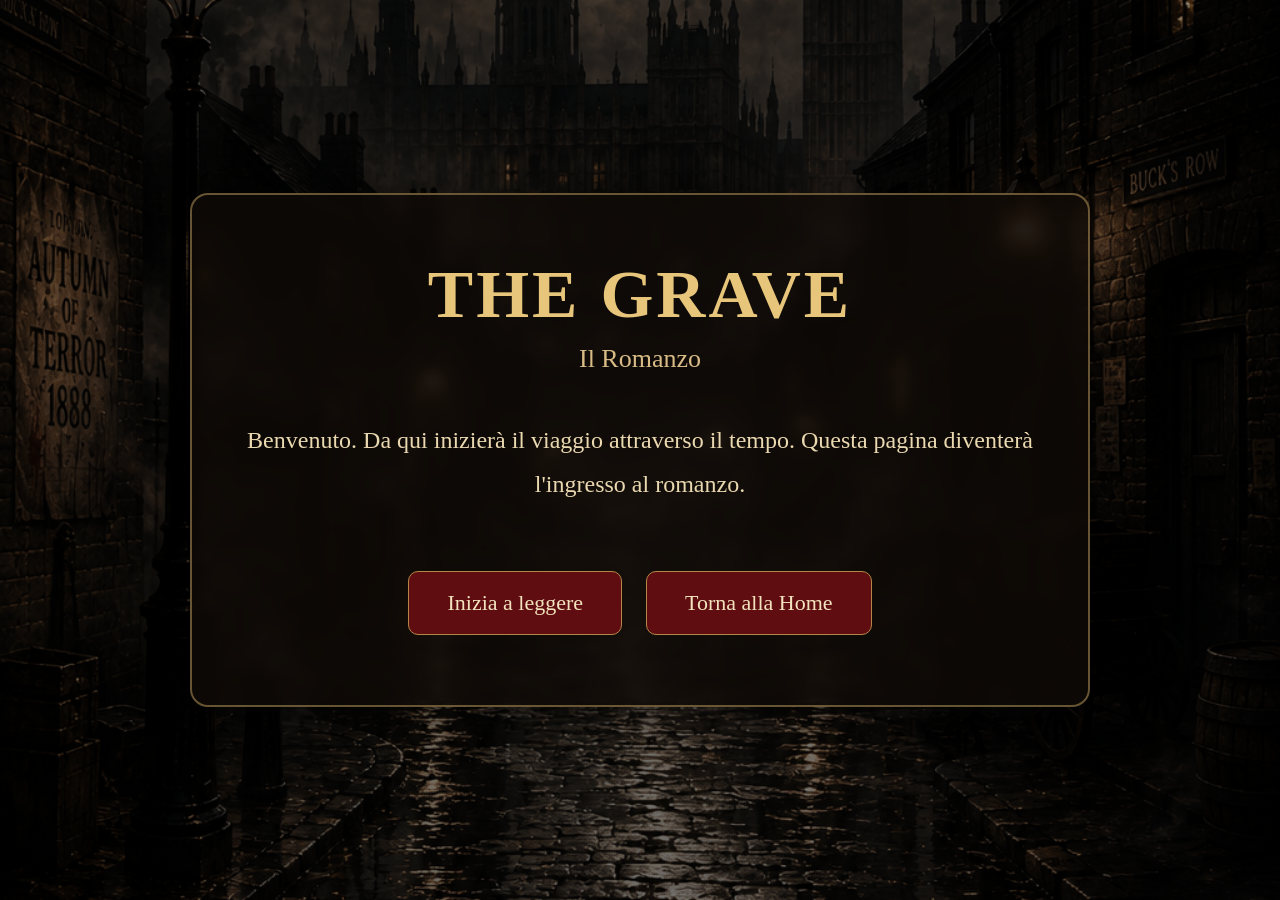
<file: book.html>
<!DOCTYPE html>
<html lang="it">
<head>

<meta charset="UTF-8">
<meta name="viewport" content="width=device-width, initial-scale=1.0">

<title>The Grave - Il Romanzo</title>

<style>

*{
margin:0;
padding:0;
box-sizing:border-box;
}

html,body{
width:100%;
height:100%;
}

body{

background:
linear-gradient(rgba(0,0,0,.45),rgba(0,0,0,.55)),
url("images/background.png") center center/cover no-repeat;

font-family:Georgia,serif;
color:#ead8b0;

display:flex;
justify-content:center;
align-items:center;

}

#book{

width:min(92%,900px);

background:rgba(15,10,7,.82);

border:2px solid rgba(214,177,107,.45);

border-radius:18px;

padding:60px 40px;

box-shadow:0 0 45px rgba(0,0,0,.65);

text-align:center;

backdrop-filter:blur(6px);

}

h1{

font-size:68px;

letter-spacing:3px;

color:#e7c57b;

margin-bottom:10px;

}

h2{

font-size:26px;

font-weight:normal;

margin-bottom:45px;

color:#d8bb85;

}

p{

font-size:24px;

line-height:1.8;

margin-bottom:55px;

}

.button{

display:inline-block;

padding:18px 38px;

margin:10px;

text-decoration:none;

color:#f2e3be;

background:#5f0d10;

border:1px solid #b38747;

border-radius:10px;

font-size:22px;

transition:.3s;

}

.button:hover{

background:#7d1216;

transform:scale(1.03);

}

@media(max-width:700px){

#book{

padding:35px 22px;

}

h1{

font-size:44px;

}

h2{

font-size:20px;

}

p{

font-size:19px;

}

.button{

display:block;

margin:15px auto;

width:100%;

}

}

</style>

</head>

<body>

<div id="book">

<h1>THE GRAVE</h1>

<h2>Il Romanzo</h2>

<p>

Benvenuto.

Da qui inizierà il viaggio attraverso il tempo.

Questa pagina diventerà l'ingresso al romanzo.

</p>

<a class="button" href="#">Inizia a leggere</a>

<a class="button" href="index.html">Torna alla Home</a>

</div>

</body>

</html>
</file>
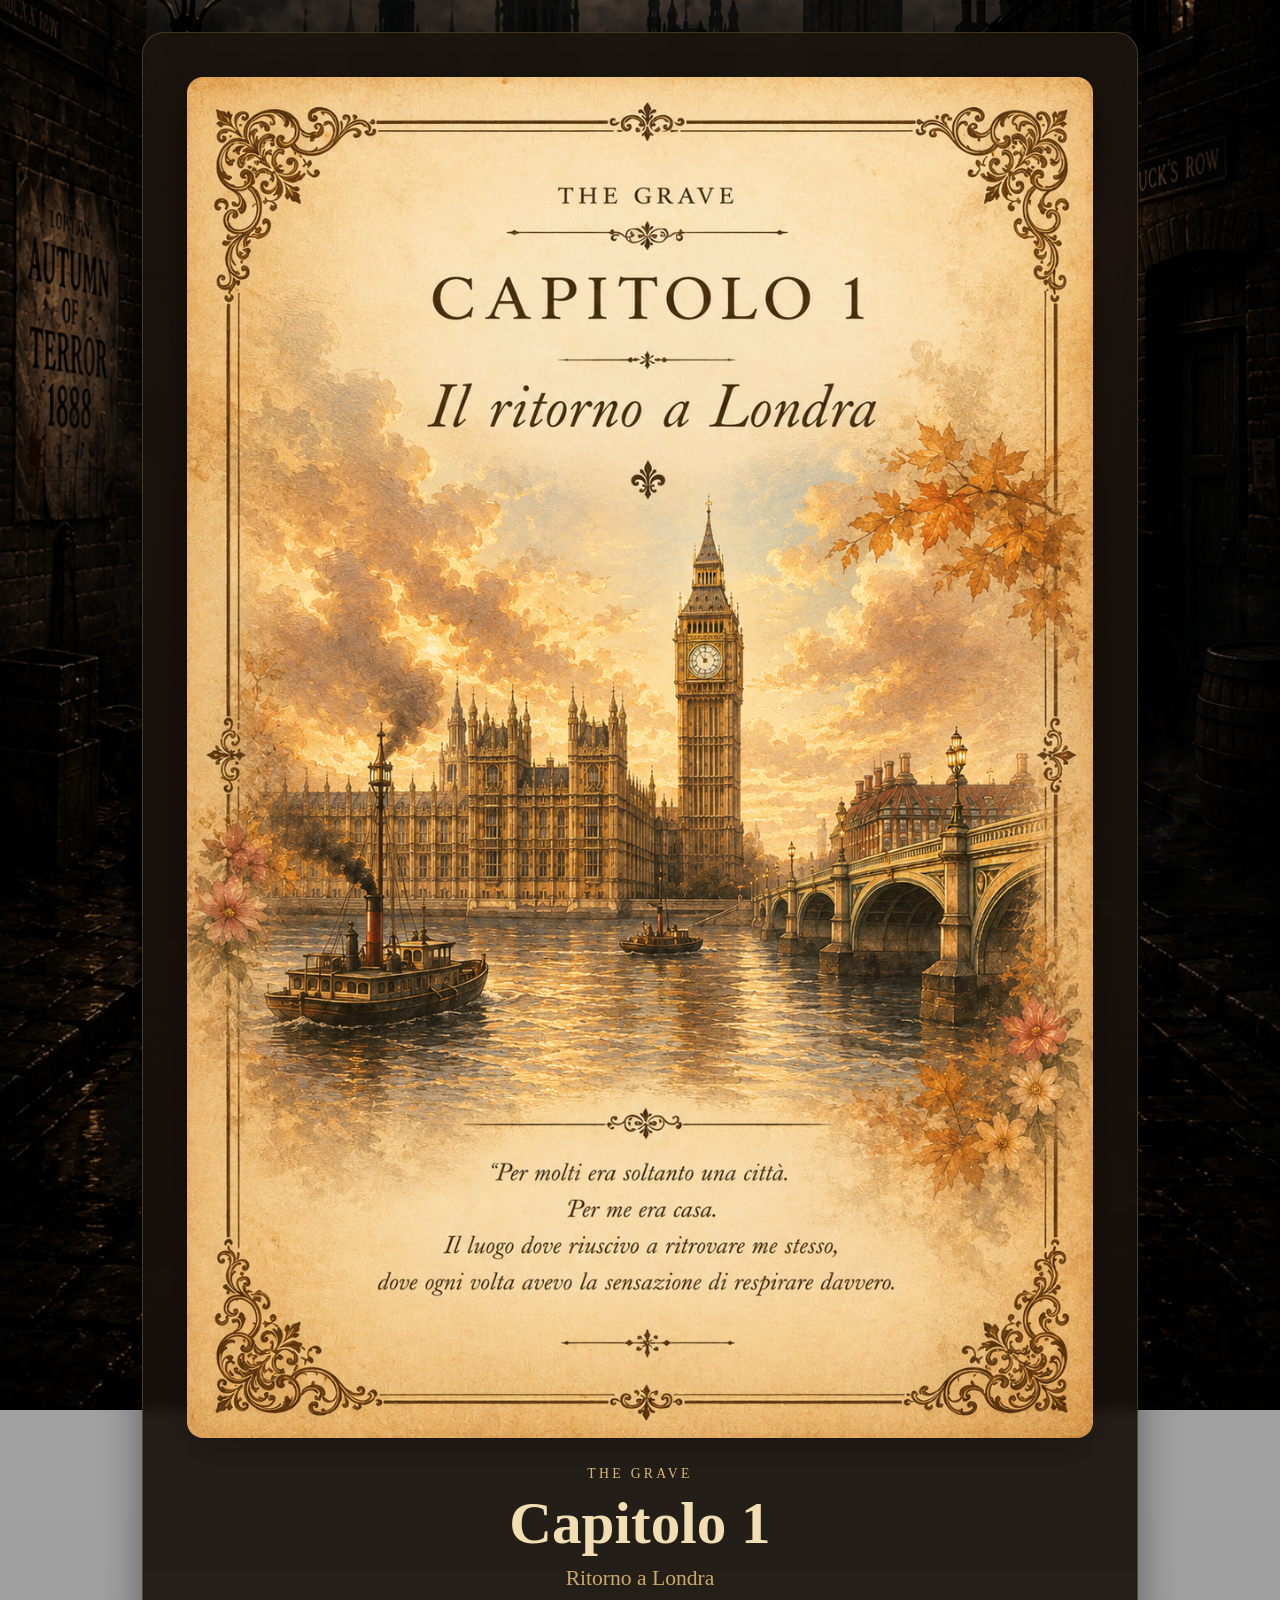
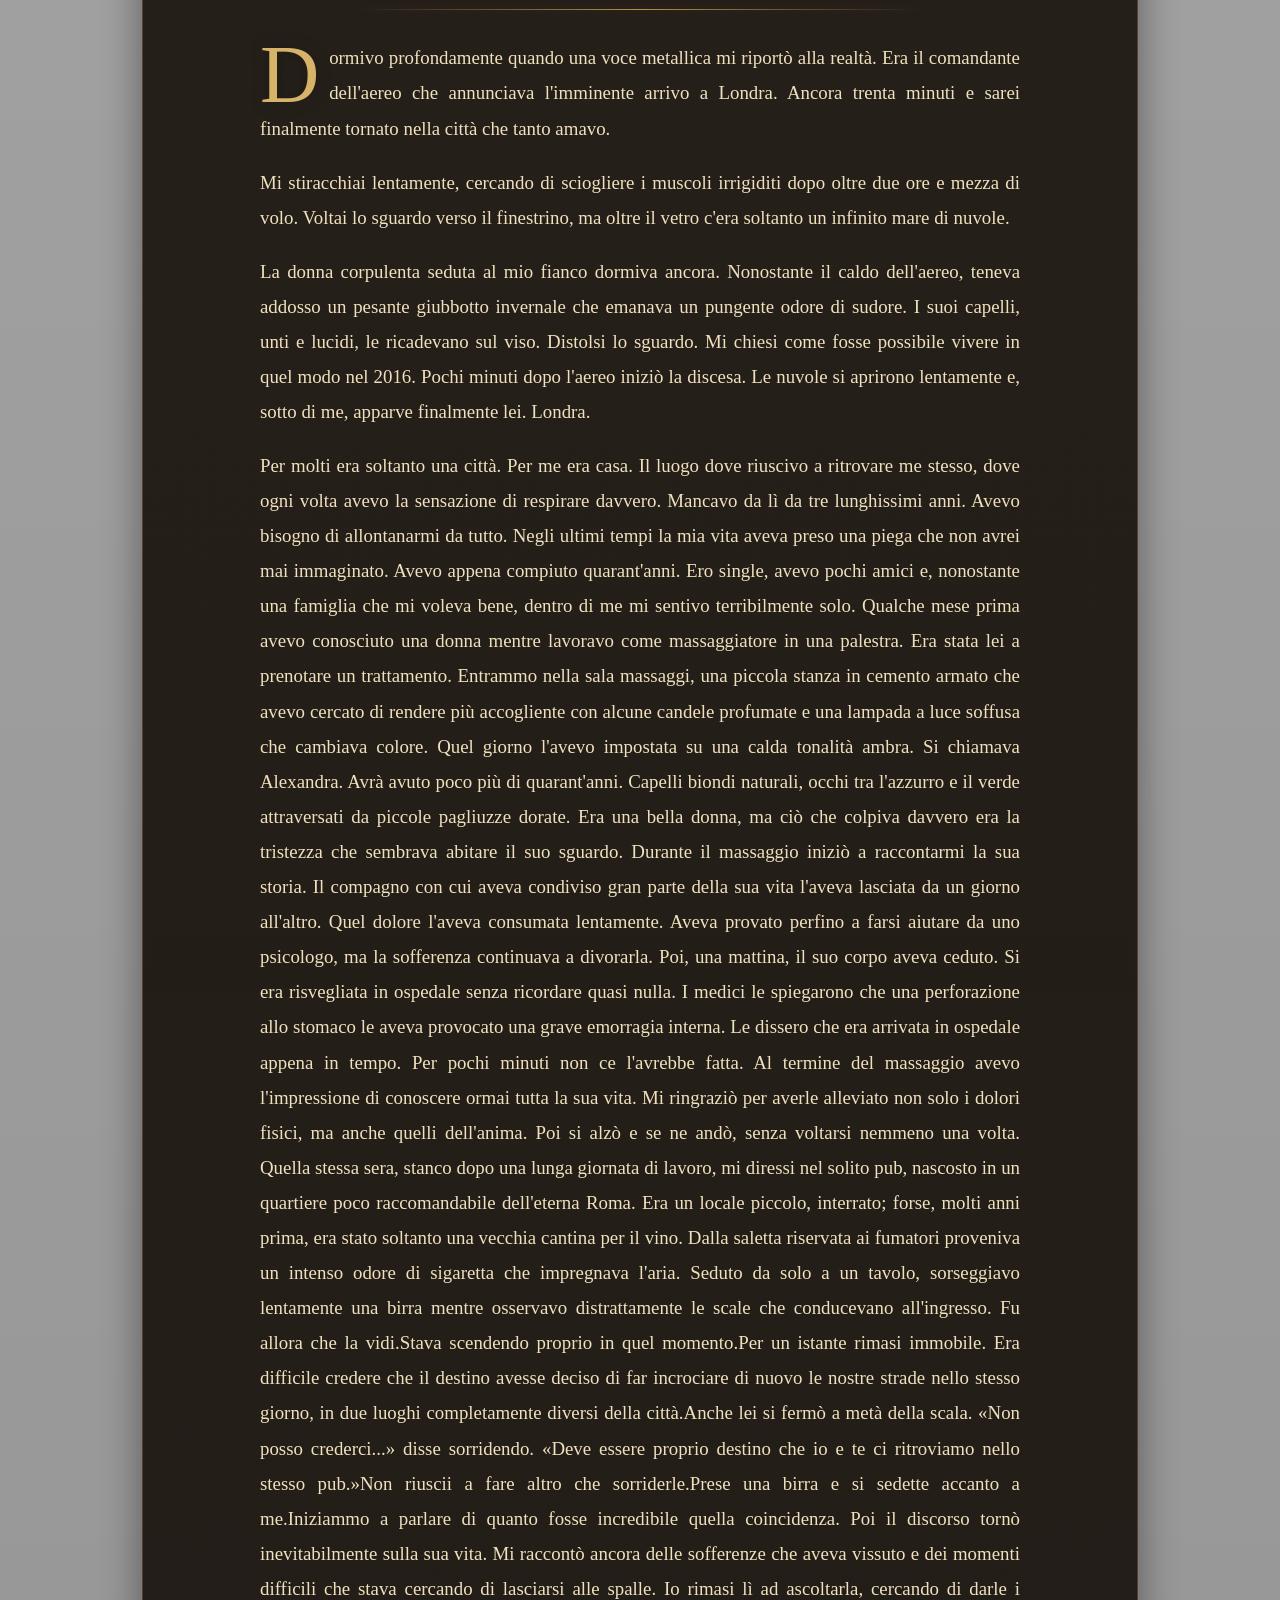
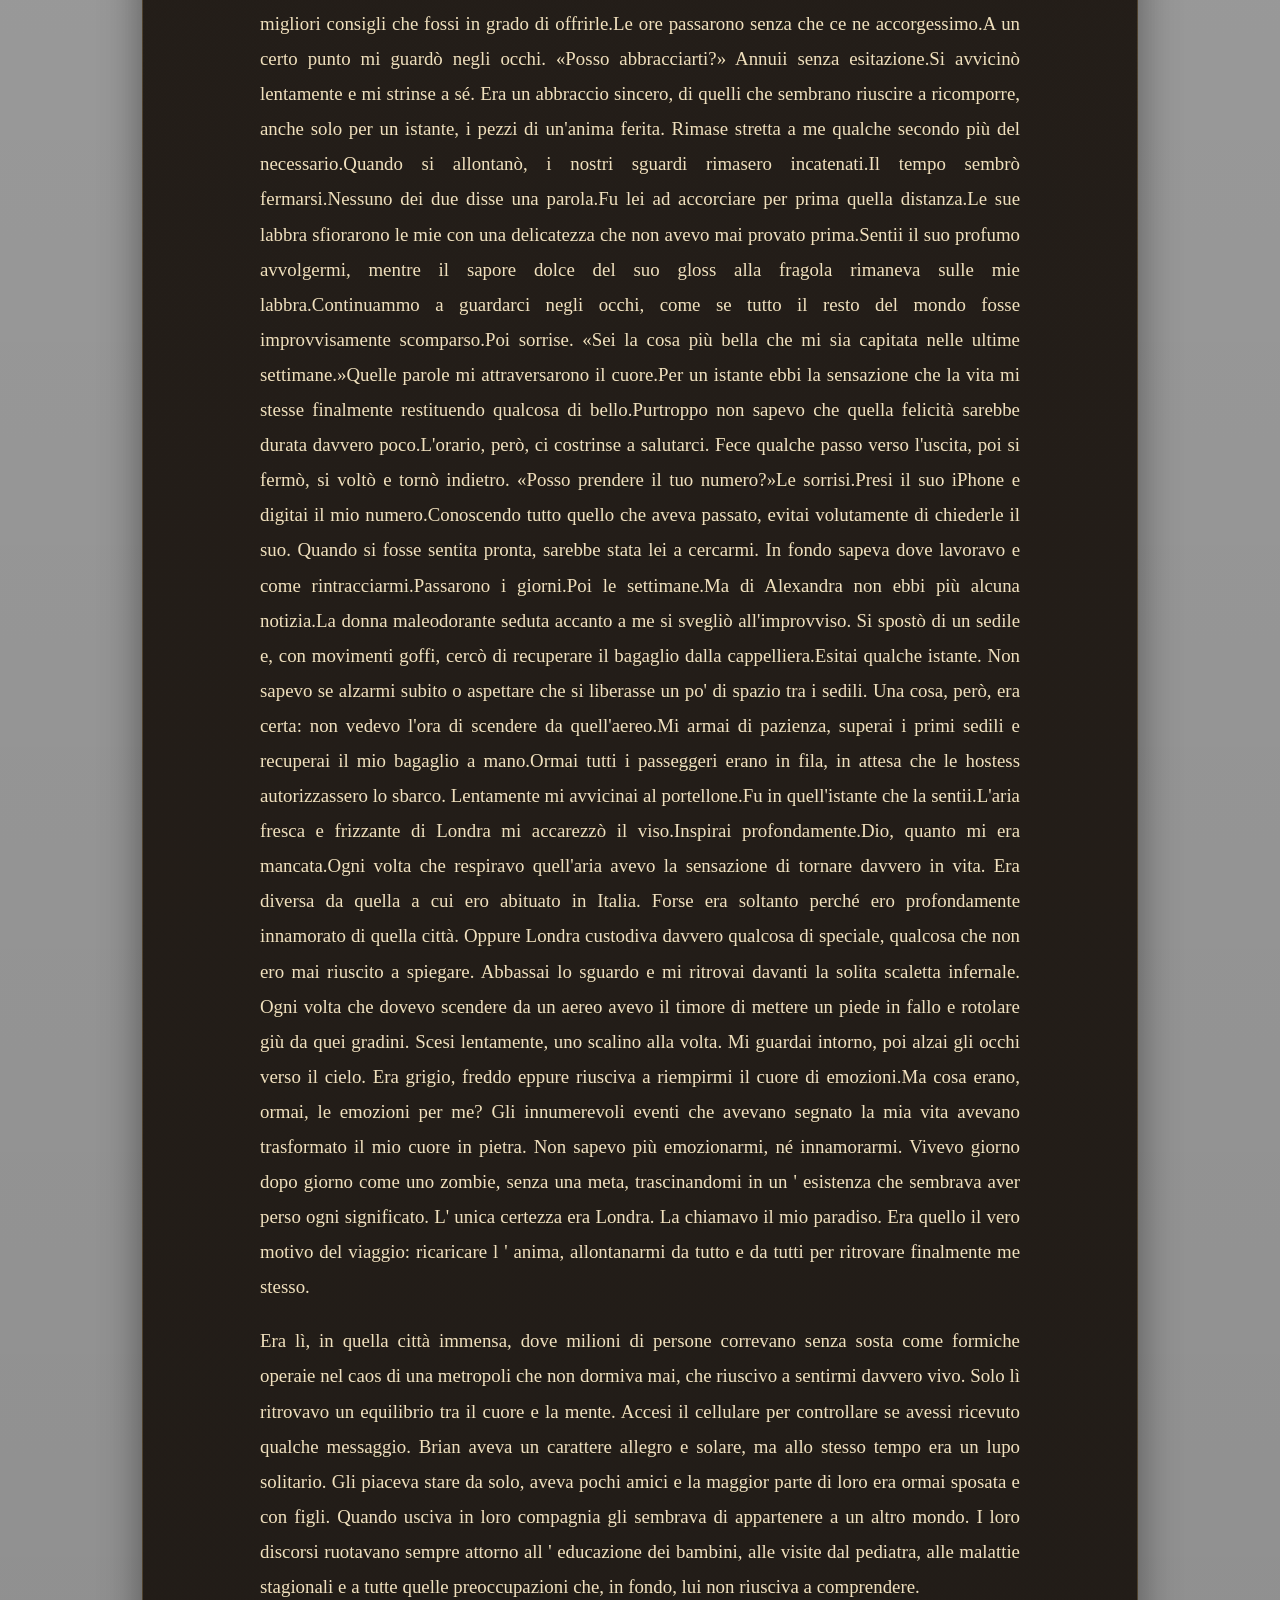
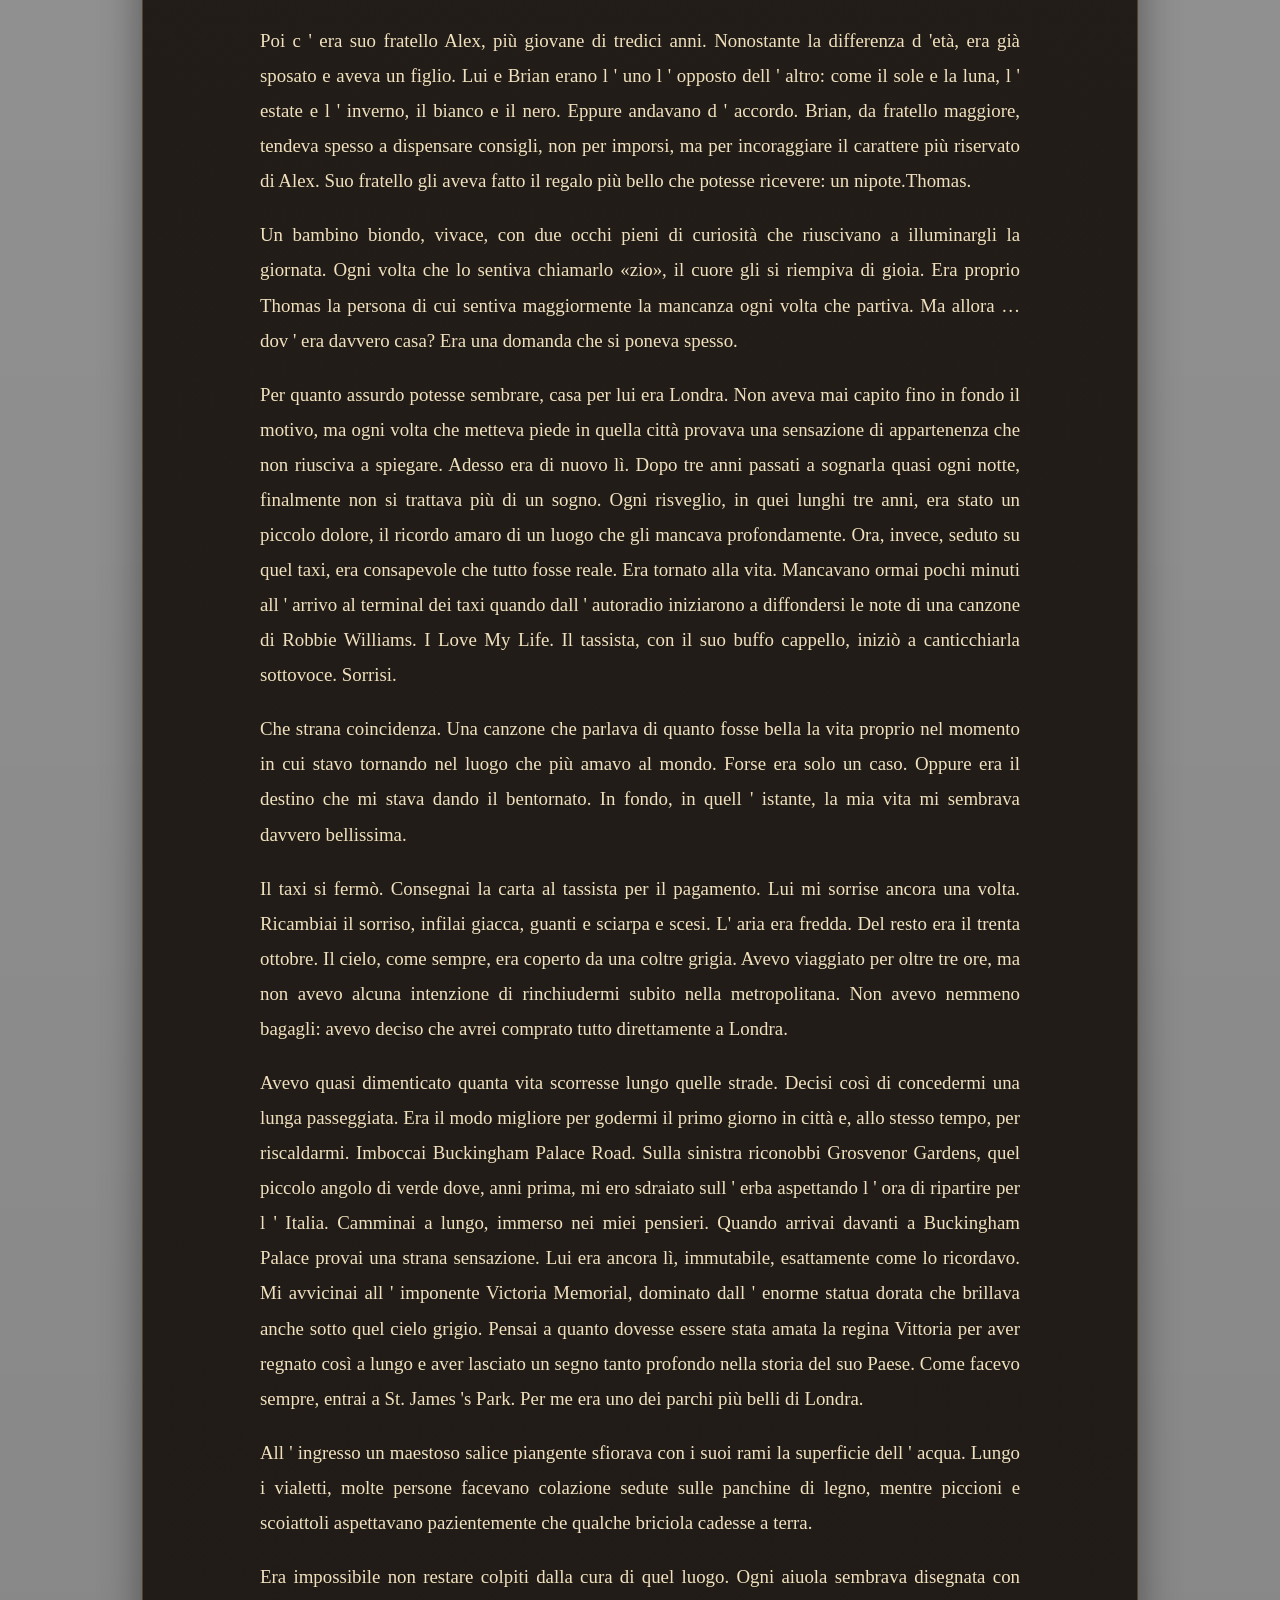
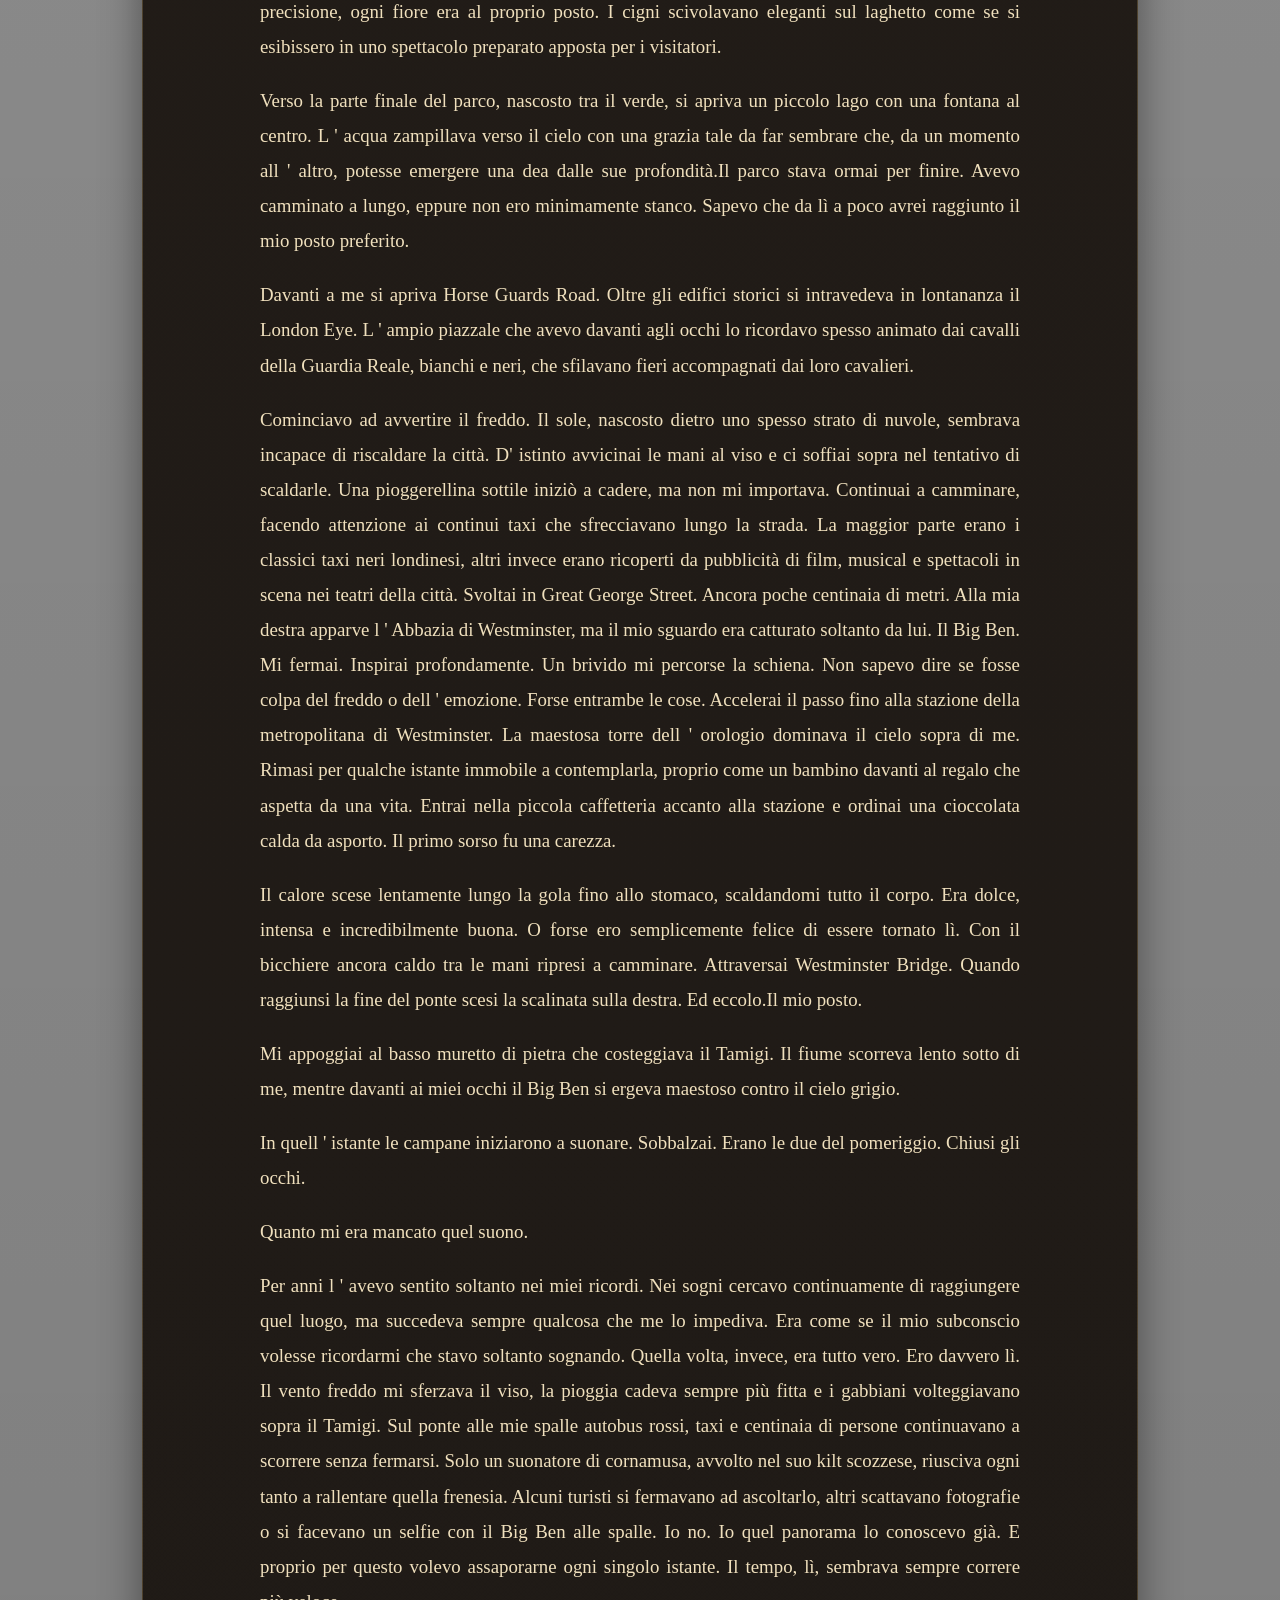
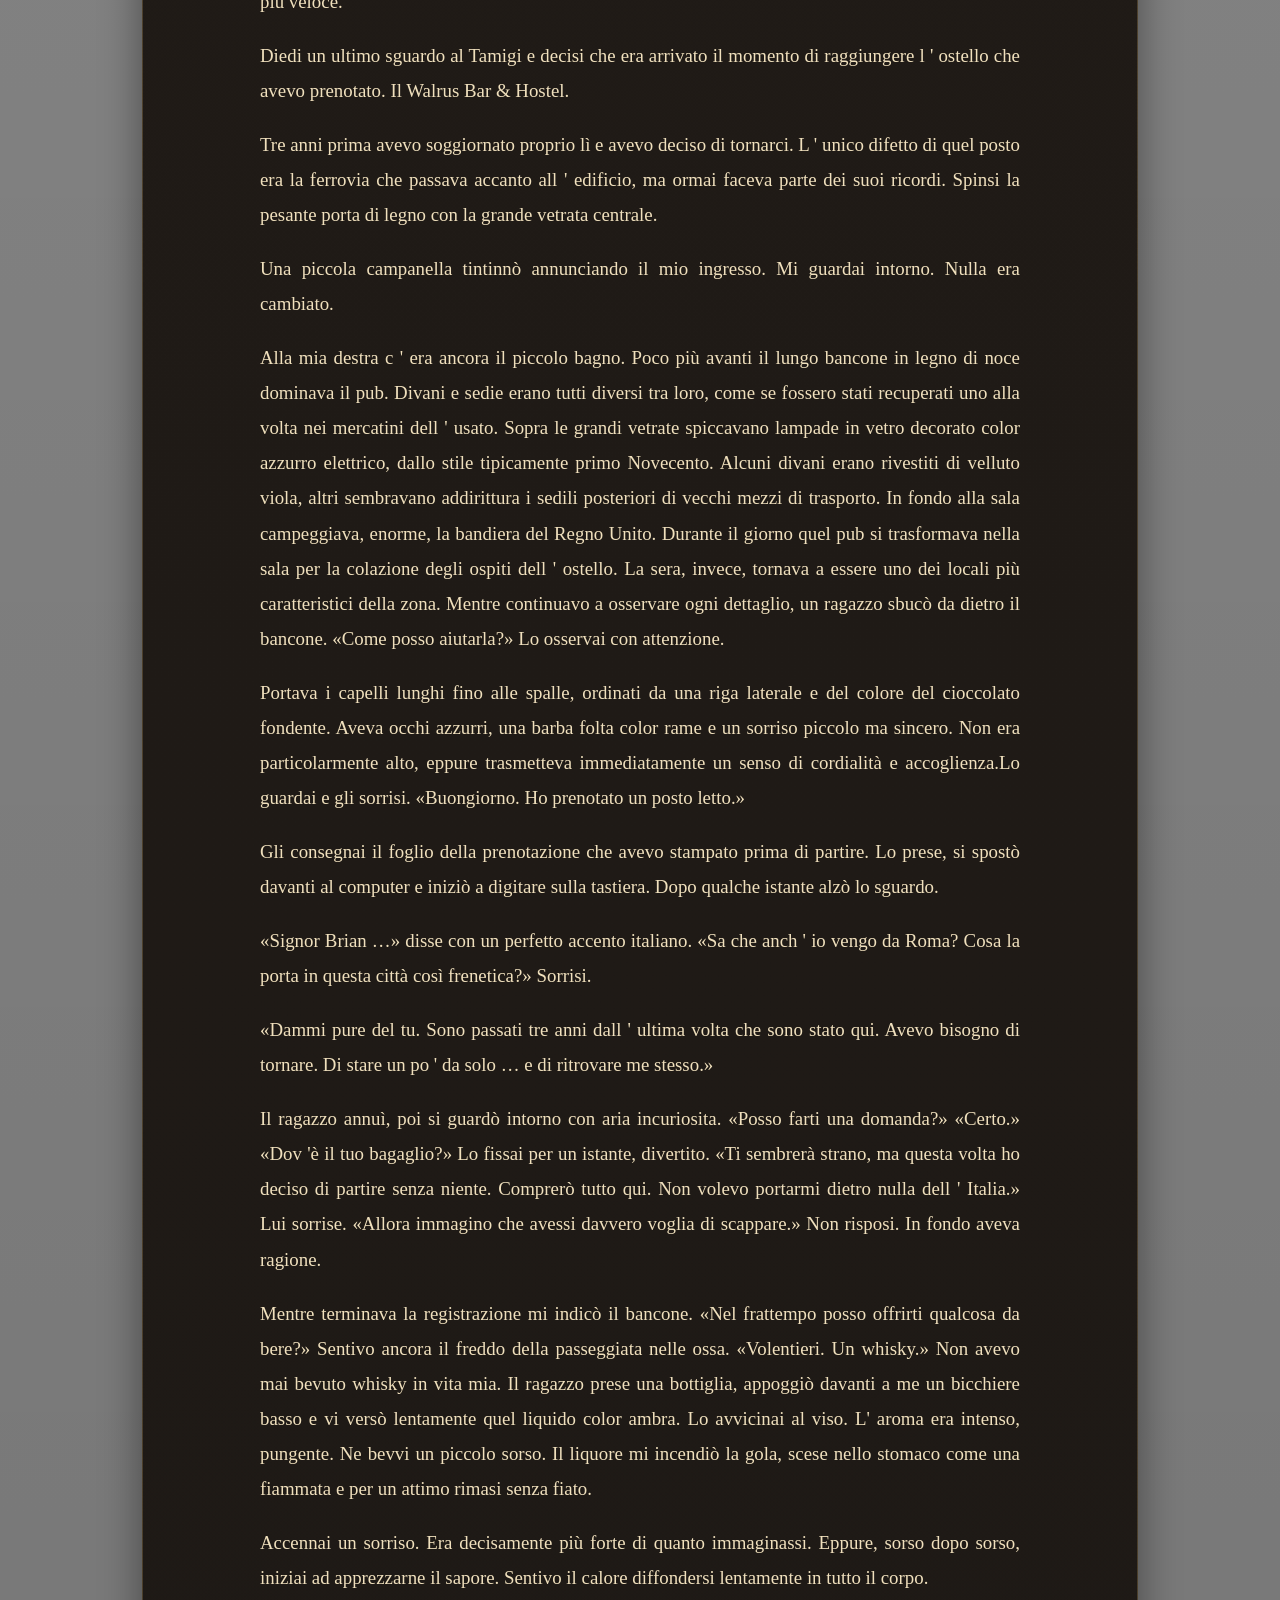
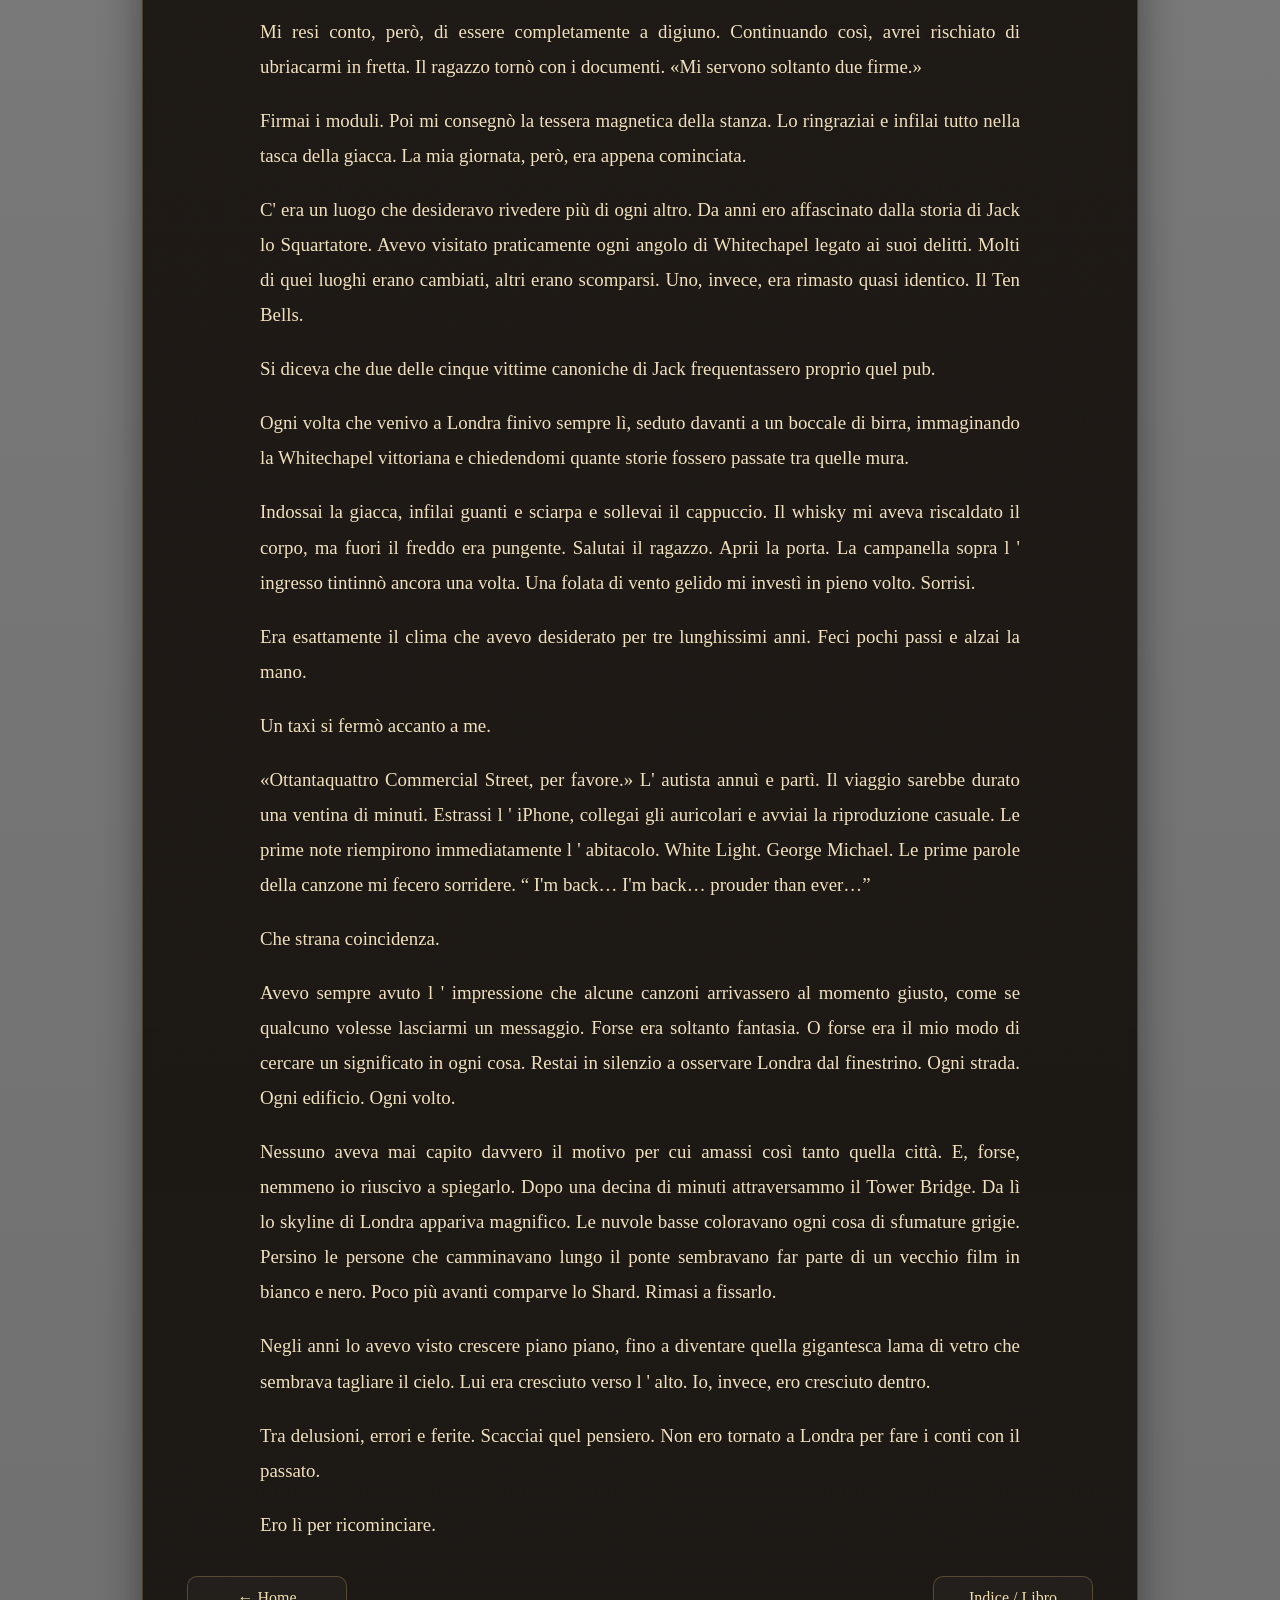
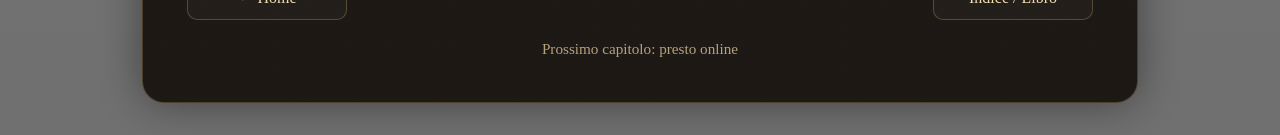
<file: capitolo1.html>
<!DOCTYPE html>
<html lang="it">
<head>
<meta charset="UTF-8">
<meta name="viewport" content="width=device-width, initial-scale=1.0">
<title>The Grave — Capitolo 1</title>
<style>
*{box-sizing:border-box;margin:0;padding:0}
html,body{width:100%;min-height:100%}
body{
  background:
    linear-gradient(to bottom, rgba(0,0,0,.34), rgba(0,0,0,.56)),
    url("images/background.png") center center / cover no-repeat fixed;
  color:#eddcb7;
  font-family:Georgia, serif;
  overflow-x:hidden;
}
.page{
  max-width:1060px;
  margin:0 auto;
  padding:clamp(14px,2.5vw,34px);
}
.paper{
  background:
    linear-gradient(to bottom, rgba(26,19,13,.92), rgba(17,12,8,.88)),
    radial-gradient(circle at top, rgba(255,255,255,.03), transparent 30%);
  border:1px solid rgba(220,184,112,.24);
  border-radius:22px;
  box-shadow:0 0 42px rgba(0,0,0,.42);
  padding:clamp(18px,3.8vw,44px);
  backdrop-filter:blur(6px);
}
.heroimg{
  width:100%;
  display:block;
  border-radius:16px;
  margin:0 0 28px 0;
  box-shadow:0 16px 40px rgba(0,0,0,.25);
}
.header{
  text-align:center;
  margin-bottom:30px;
}
.kicker{
  font-size:.86rem;
  letter-spacing:.24em;
  color:#dcb875;
  text-transform:uppercase;
  margin-bottom:10px;
}
h1{
  font-size:clamp(2rem,4.8vw,3.7rem);
  color:#f2deb3;
  line-height:1.05;
}
h2{
  margin-top:12px;
  font-size:clamp(1rem,2.1vw,1.35rem);
  color:#cda966;
  font-weight:400;
}
.divider{
  width:min(72vw,560px);
  height:1px;
  margin:18px auto 0;
  background:linear-gradient(90deg, transparent, rgba(214,160,78,.85), transparent);
  box-shadow:0 0 10px rgba(214,160,78,.18);
}
.chapter{
  max-width:760px;
  margin:0 auto;
  font-size:clamp(1.03rem,2vw,1.18rem);
  line-height:1.86;
  color:#f0e0bd;
}
.chapter p{
  margin:0 0 1em 0;
  text-align:justify;
  text-justify:inter-word;
  hyphens:auto;
}
.chapter p:first-child::first-letter{
  float:left;
  font-size:4.35em;
  line-height:.78;
  padding:.03em .12em 0 0;
  color:#d7b36a;
  text-shadow:0 0 16px rgba(0,0,0,.25);
}
.nav{
  display:flex;
  justify-content:space-between;
  gap:12px;
  margin-top:34px;
  flex-wrap:wrap;
}
.nav a{
  text-decoration:none;
  color:#f0ddb0;
  border:1px solid rgba(220,184,112,.28);
  background:rgba(255,255,255,.03);
  padding:12px 18px;
  border-radius:10px;
  min-width:160px;
  text-align:center;
  transition:.22s ease;
}
.nav a:hover{
  color:#fff;
  border-color:rgba(220,184,112,.45);
  transform:translateY(-1px);
}
.note{
  margin-top:20px;
  font-size:.95rem;
  color:#c8b18b;
  text-align:center;
  opacity:.9;
}
@media (max-width:700px){
  .page{padding:12px}
  .paper{padding:14px 12px 22px;border-radius:18px}
  .nav a{min-width:0;flex:1}
  .chapter{font-size:1rem;line-height:1.8}
  .chapter p:first-child::first-letter{font-size:3.5em}
}
</style>
</head>
<body>
<div class="page">
  <article class="paper">
    <img class="heroimg" src="images/capitolo1-bigben.png" alt="Illustrazione Capitolo 1 — Big Ben">
    <header class="header">
      <div class="kicker">The Grave</div>
      <h1>Capitolo 1</h1>
      <h2>Ritorno a Londra</h2>
      <div class="divider"></div>
    </header>
    <section class="chapter">
      <p>Dormivo profondamente quando una voce metallica mi riportò alla realtà. Era il comandante dell&#x27;aereo che annunciava l&#x27;imminente arrivo a Londra. Ancora trenta minuti e sarei finalmente tornato nella città che tanto amavo.</p>
      <p>Mi stiracchiai lentamente, cercando di sciogliere i muscoli irrigiditi dopo oltre due ore e mezza di volo. Voltai lo sguardo verso il finestrino, ma oltre il vetro c&#x27;era soltanto un infinito mare di nuvole.</p>
      <p>La donna corpulenta seduta al mio fianco dormiva ancora. Nonostante il caldo dell&#x27;aereo, teneva addosso un pesante giubbotto invernale che emanava un pungente odore di sudore. I suoi capelli, unti e lucidi, le ricadevano sul viso. Distolsi lo sguardo. Mi chiesi come fosse possibile vivere in quel modo nel 2016. Pochi minuti dopo l&#x27;aereo iniziò la discesa. Le nuvole si aprirono lentamente e, sotto di me, apparve finalmente lei. Londra.</p>
      <p>Per molti era soltanto una città. Per me era casa. Il luogo dove riuscivo a ritrovare me stesso, dove ogni volta avevo la sensazione di respirare davvero. Mancavo da lì da tre lunghissimi anni. Avevo bisogno di allontanarmi da tutto. Negli ultimi tempi la mia vita aveva preso una piega che non avrei mai immaginato. Avevo appena compiuto quarant&#x27;anni. Ero single, avevo pochi amici e, nonostante una famiglia che mi voleva bene, dentro di me mi sentivo terribilmente solo. Qualche mese prima avevo conosciuto una donna mentre lavoravo come massaggiatore in una palestra. Era stata lei a prenotare un trattamento. Entrammo nella sala massaggi, una piccola stanza in cemento armato che avevo cercato di rendere più accogliente con alcune candele profumate e una lampada a luce soffusa che cambiava colore. Quel giorno l&#x27;avevo impostata su una calda tonalità ambra. Si chiamava Alexandra. Avrà avuto poco più di quarant&#x27;anni. Capelli biondi naturali, occhi tra l&#x27;azzurro e il verde attraversati da piccole pagliuzze dorate. Era una bella donna, ma ciò che colpiva davvero era la tristezza che sembrava abitare il suo sguardo. Durante il massaggio iniziò a raccontarmi la sua storia. Il compagno con cui aveva condiviso gran parte della sua vita l&#x27;aveva lasciata da un giorno all&#x27;altro. Quel dolore l&#x27;aveva consumata lentamente. Aveva provato perfino a farsi aiutare da uno psicologo, ma la sofferenza continuava a divorarla. Poi, una mattina, il suo corpo aveva ceduto. Si era risvegliata in ospedale senza ricordare quasi nulla. I medici le spiegarono che una perforazione allo stomaco le aveva provocato una grave emorragia interna. Le dissero che era arrivata in ospedale appena in tempo. Per pochi minuti non ce l&#x27;avrebbe fatta. Al termine del massaggio avevo l&#x27;impressione di conoscere ormai tutta la sua vita. Mi ringraziò per averle alleviato non solo i dolori fisici, ma anche quelli dell&#x27;anima. Poi si alzò e se ne andò, senza voltarsi nemmeno una volta. Quella stessa sera, stanco dopo una lunga giornata di lavoro, mi diressi nel solito pub, nascosto in un quartiere poco raccomandabile dell&#x27;eterna Roma. Era un locale piccolo, interrato; forse, molti anni prima, era stato soltanto una vecchia cantina per il vino. Dalla saletta riservata ai fumatori proveniva un intenso odore di sigaretta che impregnava l&#x27;aria. Seduto da solo a un tavolo, sorseggiavo lentamente una birra mentre osservavo distrattamente le scale che conducevano all&#x27;ingresso. Fu allora che la vidi.Stava scendendo proprio in quel momento.Per un istante rimasi immobile. Era difficile credere che il destino avesse deciso di far incrociare di nuovo le nostre strade nello stesso giorno, in due luoghi completamente diversi della città.Anche lei si fermò a metà della scala. «Non posso crederci...» disse sorridendo. «Deve essere proprio destino che io e te ci ritroviamo nello stesso pub.»Non riuscii a fare altro che sorriderle.Prese una birra e si sedette accanto a me.Iniziammo a parlare di quanto fosse incredibile quella coincidenza. Poi il discorso tornò inevitabilmente sulla sua vita. Mi raccontò ancora delle sofferenze che aveva vissuto e dei momenti difficili che stava cercando di lasciarsi alle spalle. Io rimasi lì ad ascoltarla, cercando di darle i migliori consigli che fossi in grado di offrirle.Le ore passarono senza che ce ne accorgessimo.A un certo punto mi guardò negli occhi. «Posso abbracciarti?» Annuii senza esitazione.Si avvicinò lentamente e mi strinse a sé. Era un abbraccio sincero, di quelli che sembrano riuscire a ricomporre, anche solo per un istante, i pezzi di un&#x27;anima ferita. Rimase stretta a me qualche secondo più del necessario.Quando si allontanò, i nostri sguardi rimasero incatenati.Il tempo sembrò fermarsi.Nessuno dei due disse una parola.Fu lei ad accorciare per prima quella distanza.Le sue labbra sfiorarono le mie con una delicatezza che non avevo mai provato prima.Sentii il suo profumo avvolgermi, mentre il sapore dolce del suo gloss alla fragola rimaneva sulle mie labbra.Continuammo a guardarci negli occhi, come se tutto il resto del mondo fosse improvvisamente scomparso.Poi sorrise. «Sei la cosa più bella che mi sia capitata nelle ultime settimane.»Quelle parole mi attraversarono il cuore.Per un istante ebbi la sensazione che la vita mi stesse finalmente restituendo qualcosa di bello.Purtroppo non sapevo che quella felicità sarebbe durata davvero poco.L&#x27;orario, però, ci costrinse a salutarci. Fece qualche passo verso l&#x27;uscita, poi si fermò, si voltò e tornò indietro. «Posso prendere il tuo numero?»Le sorrisi.Presi il suo iPhone e digitai il mio numero.Conoscendo tutto quello che aveva passato, evitai volutamente di chiederle il suo. Quando si fosse sentita pronta, sarebbe stata lei a cercarmi. In fondo sapeva dove lavoravo e come rintracciarmi.Passarono i giorni.Poi le settimane.Ma di Alexandra non ebbi più alcuna notizia.La donna maleodorante seduta accanto a me si svegliò all&#x27;improvviso. Si spostò di un sedile e, con movimenti goffi, cercò di recuperare il bagaglio dalla cappelliera.Esitai qualche istante. Non sapevo se alzarmi subito o aspettare che si liberasse un po&#x27; di spazio tra i sedili. Una cosa, però, era certa: non vedevo l&#x27;ora di scendere da quell&#x27;aereo.Mi armai di pazienza, superai i primi sedili e recuperai il mio bagaglio a mano.Ormai tutti i passeggeri erano in fila, in attesa che le hostess autorizzassero lo sbarco. Lentamente mi avvicinai al portellone.Fu in quell&#x27;istante che la sentii.L&#x27;aria fresca e frizzante di Londra mi accarezzò il viso.Inspirai profondamente.Dio, quanto mi era mancata.Ogni volta che respiravo quell&#x27;aria avevo la sensazione di tornare davvero in vita. Era diversa da quella a cui ero abituato in Italia. Forse era soltanto perché ero profondamente innamorato di quella città. Oppure Londra custodiva davvero qualcosa di speciale, qualcosa che non ero mai riuscito a spiegare. Abbassai lo sguardo e mi ritrovai davanti la solita scaletta infernale. Ogni volta che dovevo scendere da un aereo avevo il timore di mettere un piede in fallo e rotolare giù da quei gradini. Scesi lentamente, uno scalino alla volta. Mi guardai intorno, poi alzai gli occhi verso il cielo. Era grigio, freddo eppure riusciva a riempirmi il cuore di emozioni.Ma cosa erano, ormai, le emozioni per me? Gli innumerevoli eventi che avevano segnato la mia vita avevano trasformato il mio cuore in pietra. Non sapevo più emozionarmi, né innamorarmi. Vivevo giorno dopo giorno come uno zombie, senza una meta, trascinandomi in un &#x27; esistenza che sembrava aver perso ogni significato. L&#x27; unica certezza era Londra. La chiamavo il mio paradiso. Era quello il vero motivo del viaggio: ricaricare l &#x27; anima, allontanarmi da tutto e da tutti per ritrovare finalmente me stesso.</p>
      <p>Era lì, in quella città immensa, dove milioni di persone correvano senza sosta come formiche operaie nel caos di una metropoli che non dormiva mai, che riuscivo a sentirmi davvero vivo. Solo lì ritrovavo un equilibrio tra il cuore e la mente. Accesi il cellulare per controllare se avessi ricevuto qualche messaggio. Brian aveva un carattere allegro e solare, ma allo stesso tempo era un lupo solitario. Gli piaceva stare da solo, aveva pochi amici e la maggior parte di loro era ormai sposata e con figli. Quando usciva in loro compagnia gli sembrava di appartenere a un altro mondo. I loro discorsi ruotavano sempre attorno all &#x27; educazione dei bambini, alle visite dal pediatra, alle malattie stagionali e a tutte quelle preoccupazioni che, in fondo, lui non riusciva a comprendere.</p>
      <p>Poi c &#x27; era suo fratello Alex, più giovane di tredici anni. Nonostante la differenza d &#x27;età, era già sposato e aveva un figlio. Lui e Brian erano l &#x27; uno l &#x27; opposto dell &#x27; altro: come il sole e la luna, l &#x27; estate e l &#x27; inverno, il bianco e il nero. Eppure andavano d &#x27; accordo. Brian, da fratello maggiore, tendeva spesso a dispensare consigli, non per imporsi, ma per incoraggiare il carattere più riservato di Alex. Suo fratello gli aveva fatto il regalo più bello che potesse ricevere: un nipote.Thomas.</p>
      <p>Un bambino biondo, vivace, con due occhi pieni di curiosità che riuscivano a illuminargli la giornata. Ogni volta che lo sentiva chiamarlo «zio», il cuore gli si riempiva di gioia. Era proprio Thomas la persona di cui sentiva maggiormente la mancanza ogni volta che partiva. Ma allora … dov &#x27; era davvero casa? Era una domanda che si poneva spesso.</p>
      <p>Per quanto assurdo potesse sembrare, casa per lui era Londra. Non aveva mai capito fino in fondo il motivo, ma ogni volta che metteva piede in quella città provava una sensazione di appartenenza che non riusciva a spiegare. Adesso era di nuovo lì. Dopo tre anni passati a sognarla quasi ogni notte, finalmente non si trattava più di un sogno. Ogni risveglio, in quei lunghi tre anni, era stato un piccolo dolore, il ricordo amaro di un luogo che gli mancava profondamente. Ora, invece, seduto su quel taxi, era consapevole che tutto fosse reale. Era tornato alla vita. Mancavano ormai pochi minuti all &#x27; arrivo al terminal dei taxi quando dall &#x27; autoradio iniziarono a diffondersi le note di una canzone di Robbie Williams. I Love My Life. Il tassista, con il suo buffo cappello, iniziò a canticchiarla sottovoce. Sorrisi.</p>
      <p>Che strana coincidenza. Una canzone che parlava di quanto fosse bella la vita proprio nel momento in cui stavo tornando nel luogo che più amavo al mondo. Forse era solo un caso. Oppure era il destino che mi stava dando il bentornato. In fondo, in quell &#x27; istante, la mia vita mi sembrava davvero bellissima.</p>
      <p>Il taxi si fermò. Consegnai la carta al tassista per il pagamento. Lui mi sorrise ancora una volta. Ricambiai il sorriso, infilai giacca, guanti e sciarpa e scesi. L&#x27; aria era fredda. Del resto era il trenta ottobre. Il cielo, come sempre, era coperto da una coltre grigia. Avevo viaggiato per oltre tre ore, ma non avevo alcuna intenzione di rinchiudermi subito nella metropolitana. Non avevo nemmeno bagagli: avevo deciso che avrei comprato tutto direttamente a Londra.</p>
      <p>Avevo quasi dimenticato quanta vita scorresse lungo quelle strade. Decisi così di concedermi una lunga passeggiata. Era il modo migliore per godermi il primo giorno in città e, allo stesso tempo, per riscaldarmi. Imboccai Buckingham Palace Road. Sulla sinistra riconobbi Grosvenor Gardens, quel piccolo angolo di verde dove, anni prima, mi ero sdraiato sull &#x27; erba aspettando l &#x27; ora di ripartire per l &#x27; Italia. Camminai a lungo, immerso nei miei pensieri. Quando arrivai davanti a Buckingham Palace provai una strana sensazione. Lui era ancora lì, immutabile, esattamente come lo ricordavo. Mi avvicinai all &#x27; imponente Victoria Memorial, dominato dall &#x27; enorme statua dorata che brillava anche sotto quel cielo grigio. Pensai a quanto dovesse essere stata amata la regina Vittoria per aver regnato così a lungo e aver lasciato un segno tanto profondo nella storia del suo Paese. Come facevo sempre, entrai a St. James &#x27;s Park. Per me era uno dei parchi più belli di Londra.</p>
      <p>All &#x27; ingresso un maestoso salice piangente sfiorava con i suoi rami la superficie dell &#x27; acqua. Lungo i vialetti, molte persone facevano colazione sedute sulle panchine di legno, mentre piccioni e scoiattoli aspettavano pazientemente che qualche briciola cadesse a terra.</p>
      <p>Era impossibile non restare colpiti dalla cura di quel luogo. Ogni aiuola sembrava disegnata con precisione, ogni fiore era al proprio posto. I cigni scivolavano eleganti sul laghetto come se si esibissero in uno spettacolo preparato apposta per i visitatori.</p>
      <p>Verso la parte finale del parco, nascosto tra il verde, si apriva un piccolo lago con una fontana al centro. L &#x27; acqua zampillava verso il cielo con una grazia tale da far sembrare che, da un momento all &#x27; altro, potesse emergere una dea dalle sue profondità.Il parco stava ormai per finire. Avevo camminato a lungo, eppure non ero minimamente stanco. Sapevo che da lì a poco avrei raggiunto il mio posto preferito.</p>
      <p>Davanti a me si apriva Horse Guards Road. Oltre gli edifici storici si intravedeva in lontananza il London Eye. L &#x27; ampio piazzale che avevo davanti agli occhi lo ricordavo spesso animato dai cavalli della Guardia Reale, bianchi e neri, che sfilavano fieri accompagnati dai loro cavalieri.</p>
      <p>Cominciavo ad avvertire il freddo. Il sole, nascosto dietro uno spesso strato di nuvole, sembrava incapace di riscaldare la città. D&#x27; istinto avvicinai le mani al viso e ci soffiai sopra nel tentativo di scaldarle. Una pioggerellina sottile iniziò a cadere, ma non mi importava. Continuai a camminare, facendo attenzione ai continui taxi che sfrecciavano lungo la strada. La maggior parte erano i classici taxi neri londinesi, altri invece erano ricoperti da pubblicità di film, musical e spettacoli in scena nei teatri della città. Svoltai in Great George Street. Ancora poche centinaia di metri. Alla mia destra apparve l &#x27; Abbazia di Westminster, ma il mio sguardo era catturato soltanto da lui. Il Big Ben. Mi fermai. Inspirai profondamente. Un brivido mi percorse la schiena. Non sapevo dire se fosse colpa del freddo o dell &#x27; emozione. Forse entrambe le cose. Accelerai il passo fino alla stazione della metropolitana di Westminster. La maestosa torre dell &#x27; orologio dominava il cielo sopra di me. Rimasi per qualche istante immobile a contemplarla, proprio come un bambino davanti al regalo che aspetta da una vita. Entrai nella piccola caffetteria accanto alla stazione e ordinai una cioccolata calda da asporto. Il primo sorso fu una carezza.</p>
      <p>Il calore scese lentamente lungo la gola fino allo stomaco, scaldandomi tutto il corpo. Era dolce, intensa e incredibilmente buona. O forse ero semplicemente felice di essere tornato lì. Con il bicchiere ancora caldo tra le mani ripresi a camminare. Attraversai Westminster Bridge. Quando raggiunsi la fine del ponte scesi la scalinata sulla destra. Ed eccolo.Il mio posto.</p>
      <p>Mi appoggiai al basso muretto di pietra che costeggiava il Tamigi. Il fiume scorreva lento sotto di me, mentre davanti ai miei occhi il Big Ben si ergeva maestoso contro il cielo grigio.</p>
      <p>In quell &#x27; istante le campane iniziarono a suonare. Sobbalzai. Erano le due del pomeriggio. Chiusi gli occhi.</p>
      <p>Quanto mi era mancato quel suono.</p>
      <p>Per anni l &#x27; avevo sentito soltanto nei miei ricordi. Nei sogni cercavo continuamente di raggiungere quel luogo, ma succedeva sempre qualcosa che me lo impediva. Era come se il mio subconscio volesse ricordarmi che stavo soltanto sognando. Quella volta, invece, era tutto vero. Ero davvero lì. Il vento freddo mi sferzava il viso, la pioggia cadeva sempre più fitta e i gabbiani volteggiavano sopra il Tamigi. Sul ponte alle mie spalle autobus rossi, taxi e centinaia di persone continuavano a scorrere senza fermarsi. Solo un suonatore di cornamusa, avvolto nel suo kilt scozzese, riusciva ogni tanto a rallentare quella frenesia. Alcuni turisti si fermavano ad ascoltarlo, altri scattavano fotografie o si facevano un selfie con il Big Ben alle spalle. Io no. Io quel panorama lo conoscevo già. E proprio per questo volevo assaporarne ogni singolo istante. Il tempo, lì, sembrava sempre correre più veloce.</p>
      <p>Diedi un ultimo sguardo al Tamigi e decisi che era arrivato il momento di raggiungere l &#x27; ostello che avevo prenotato. Il Walrus Bar &amp; Hostel.</p>
      <p>Tre anni prima avevo soggiornato proprio lì e avevo deciso di tornarci. L &#x27; unico difetto di quel posto era la ferrovia che passava accanto all &#x27; edificio, ma ormai faceva parte dei suoi ricordi. Spinsi la pesante porta di legno con la grande vetrata centrale.</p>
      <p>Una piccola campanella tintinnò annunciando il mio ingresso. Mi guardai intorno. Nulla era cambiato.</p>
      <p>Alla mia destra c &#x27; era ancora il piccolo bagno. Poco più avanti il lungo bancone in legno di noce dominava il pub. Divani e sedie erano tutti diversi tra loro, come se fossero stati recuperati uno alla volta nei mercatini dell &#x27; usato. Sopra le grandi vetrate spiccavano lampade in vetro decorato color azzurro elettrico, dallo stile tipicamente primo Novecento. Alcuni divani erano rivestiti di velluto viola, altri sembravano addirittura i sedili posteriori di vecchi mezzi di trasporto. In fondo alla sala campeggiava, enorme, la bandiera del Regno Unito. Durante il giorno quel pub si trasformava nella sala per la colazione degli ospiti dell &#x27; ostello. La sera, invece, tornava a essere uno dei locali più caratteristici della zona. Mentre continuavo a osservare ogni dettaglio, un ragazzo sbucò da dietro il bancone. «Come posso aiutarla?» Lo osservai con attenzione.</p>
      <p>Portava i capelli lunghi fino alle spalle, ordinati da una riga laterale e del colore del cioccolato fondente. Aveva occhi azzurri, una barba folta color rame e un sorriso piccolo ma sincero. Non era particolarmente alto, eppure trasmetteva immediatamente un senso di cordialità e accoglienza.Lo guardai e gli sorrisi. «Buongiorno. Ho prenotato un posto letto.»</p>
      <p>Gli consegnai il foglio della prenotazione che avevo stampato prima di partire. Lo prese, si spostò davanti al computer e iniziò a digitare sulla tastiera. Dopo qualche istante alzò lo sguardo.</p>
      <p>«Signor Brian …» disse con un perfetto accento italiano. «Sa che anch &#x27; io vengo da Roma? Cosa la porta in questa città così frenetica?» Sorrisi.</p>
      <p>«Dammi pure del tu. Sono passati tre anni dall &#x27; ultima volta che sono stato qui. Avevo bisogno di tornare. Di stare un po &#x27; da solo … e di ritrovare me stesso.»</p>
      <p>Il ragazzo annuì, poi si guardò intorno con aria incuriosita. «Posso farti una domanda?» «Certo.» «Dov &#x27;è il tuo bagaglio?» Lo fissai per un istante, divertito. «Ti sembrerà strano, ma questa volta ho deciso di partire senza niente. Comprerò tutto qui. Non volevo portarmi dietro nulla dell &#x27; Italia.» Lui sorrise. «Allora immagino che avessi davvero voglia di scappare.» Non risposi. In fondo aveva ragione.</p>
      <p>Mentre terminava la registrazione mi indicò il bancone. «Nel frattempo posso offrirti qualcosa da bere?» Sentivo ancora il freddo della passeggiata nelle ossa. «Volentieri. Un whisky.» Non avevo mai bevuto whisky in vita mia. Il ragazzo prese una bottiglia, appoggiò davanti a me un bicchiere basso e vi versò lentamente quel liquido color ambra. Lo avvicinai al viso. L&#x27; aroma era intenso, pungente. Ne bevvi un piccolo sorso. Il liquore mi incendiò la gola, scese nello stomaco come una fiammata e per un attimo rimasi senza fiato.</p>
      <p>Accennai un sorriso. Era decisamente più forte di quanto immaginassi. Eppure, sorso dopo sorso, iniziai ad apprezzarne il sapore. Sentivo il calore diffondersi lentamente in tutto il corpo.</p>
      <p>Mi resi conto, però, di essere completamente a digiuno. Continuando così, avrei rischiato di ubriacarmi in fretta. Il ragazzo tornò con i documenti. «Mi servono soltanto due firme.»</p>
      <p>Firmai i moduli. Poi mi consegnò la tessera magnetica della stanza. Lo ringraziai e infilai tutto nella tasca della giacca. La mia giornata, però, era appena cominciata.</p>
      <p>C&#x27; era un luogo che desideravo rivedere più di ogni altro. Da anni ero affascinato dalla storia di Jack lo Squartatore. Avevo visitato praticamente ogni angolo di Whitechapel legato ai suoi delitti. Molti di quei luoghi erano cambiati, altri erano scomparsi. Uno, invece, era rimasto quasi identico. Il Ten Bells.</p>
      <p>Si diceva che due delle cinque vittime canoniche di Jack frequentassero proprio quel pub.</p>
      <p>Ogni volta che venivo a Londra finivo sempre lì, seduto davanti a un boccale di birra, immaginando la Whitechapel vittoriana e chiedendomi quante storie fossero passate tra quelle mura.</p>
      <p>Indossai la giacca, infilai guanti e sciarpa e sollevai il cappuccio. Il whisky mi aveva riscaldato il corpo, ma fuori il freddo era pungente. Salutai il ragazzo. Aprii la porta. La campanella sopra l &#x27; ingresso tintinnò ancora una volta. Una folata di vento gelido mi investì in pieno volto. Sorrisi.</p>
      <p>Era esattamente il clima che avevo desiderato per tre lunghissimi anni. Feci pochi passi e alzai la mano.</p>
      <p>Un taxi si fermò accanto a me.</p>
      <p>«Ottantaquattro Commercial Street, per favore.» L&#x27; autista annuì e partì. Il viaggio sarebbe durato una ventina di minuti. Estrassi l &#x27; iPhone, collegai gli auricolari e avviai la riproduzione casuale. Le prime note riempirono immediatamente l &#x27; abitacolo. White Light. George Michael. Le prime parole della canzone mi fecero sorridere. “ I&#x27;m back… I&#x27;m back… prouder than ever…”</p>
      <p>Che strana coincidenza.</p>
      <p>Avevo sempre avuto l &#x27; impressione che alcune canzoni arrivassero al momento giusto, come se qualcuno volesse lasciarmi un messaggio. Forse era soltanto fantasia. O forse era il mio modo di cercare un significato in ogni cosa. Restai in silenzio a osservare Londra dal finestrino. Ogni strada. Ogni edificio. Ogni volto.</p>
      <p>Nessuno aveva mai capito davvero il motivo per cui amassi così tanto quella città. E, forse, nemmeno io riuscivo a spiegarlo. Dopo una decina di minuti attraversammo il Tower Bridge. Da lì lo skyline di Londra appariva magnifico. Le nuvole basse coloravano ogni cosa di sfumature grigie. Persino le persone che camminavano lungo il ponte sembravano far parte di un vecchio film in bianco e nero. Poco più avanti comparve lo Shard. Rimasi a fissarlo.</p>
      <p>Negli anni lo avevo visto crescere piano piano, fino a diventare quella gigantesca lama di vetro che sembrava tagliare il cielo. Lui era cresciuto verso l &#x27; alto. Io, invece, ero cresciuto dentro.</p>
      <p>Tra delusioni, errori e ferite. Scacciai quel pensiero. Non ero tornato a Londra per fare i conti con il passato.</p>
      <p>Ero lì per ricominciare.</p>
    </section>
    <div class="nav">
      <a href="index.html">← Home</a>
      <a href="book.html">Indice / Libro</a>
    </div>
    <div class="note">Prossimo capitolo: presto online</div>
  </article>
</div>
</body>
</html>
</file>
